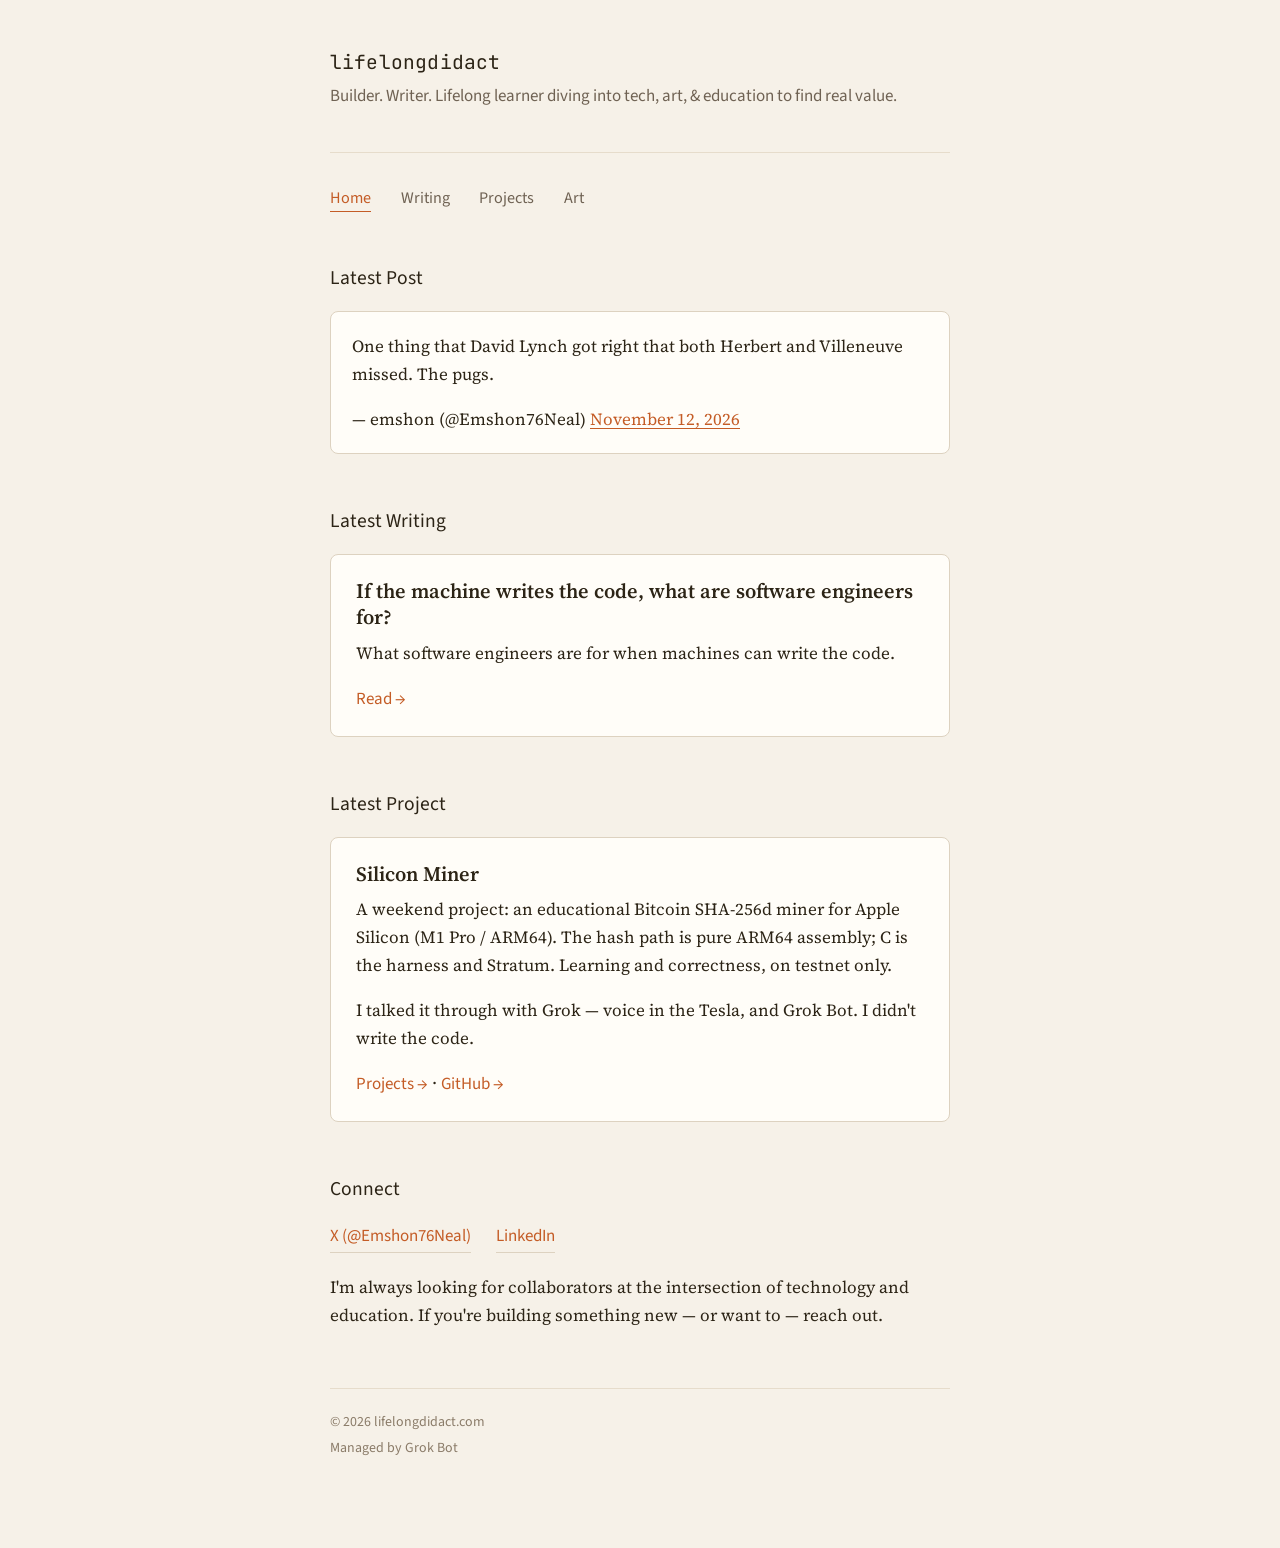
<file: index.html>
<!DOCTYPE html>
<html lang="en">
<head>
  <meta charset="UTF-8">
  <meta name="viewport" content="width=device-width, initial-scale=1.0">
  <title>lifelongdidact.com</title>
  <link rel="preconnect" href="https://fonts.googleapis.com">
  <link rel="preconnect" href="https://fonts.gstatic.com" crossorigin>
  <link href="https://fonts.googleapis.com/css2?family=JetBrains+Mono:wght@400&family=Source+Sans+3:ital,wght@0,300;0,400;0,500;1,400&family=Source+Serif+4:ital,opsz,wght@0,8..60,400;0,8..60,600;1,8..60,400&display=swap" rel="stylesheet">
  <link rel="stylesheet" href="css/style.css">
</head>
<body>
  <div class="wrapper">

    <header class="site-header">
      <h1 class="site-title wordmark">lifelongdidact</h1>
      <p class="site-tagline">Builder. Writer. Lifelong learner diving into tech, art, &amp; education to find real value.</p>
    </header>

    <nav>
      <ul>
        <li><a href="index.html" class="active">Home</a></li>
        <li><a href="writing.html">Writing</a></li>
        <li><a href="projects.html">Projects</a></li>
        <li><a href="art.html">Art</a></li>
      </ul>
    </nav>

    <section>
      <h2>Latest Post</h2>
      <div class="latest-post">
        <blockquote class="twitter-tweet"><p lang="en" dir="ltr">One thing that David Lynch got right that both Herbert and Villeneuve missed. The pugs.</p>&mdash; emshon (@Emshon76Neal) <a href="https://x.com/Emshon76Neal/status/2121050628226998592?ref_src=twsrc%5Etfw">November 12, 2026</a></blockquote>
        <script async src="https://platform.twitter.com/widgets.js" charset="utf-8"></script>
      </div>
    </section>

    <section>
      <h2>Latest Writing</h2>
      <div class="card">
        <h3>If the machine writes the code, what are software engineers for?</h3>
        <p>What software engineers are for when machines can write the code.</p>
        <p><a href="if-the-machine-writes-the-code.html">Read &rarr;</a></p>
      </div>
    </section>

    <section>
      <h2>Latest Project</h2>
      <div class="card">
        <h3>Silicon Miner</h3>
        <p>A weekend project: an educational Bitcoin SHA-256d miner for Apple Silicon (M1 Pro / ARM64). The hash path is pure ARM64 assembly; C is the harness and Stratum. Learning and correctness, on testnet only.</p>
        <p>I talked it through with Grok &mdash; voice in the Tesla, and Grok Bot. I didn't write the code.</p>
        <p><a href="projects.html">Projects &rarr;</a> &middot; <a href="https://github.com/seanneal/silicon-miner" target="_blank" rel="noopener">GitHub &rarr;</a></p>
      </div>
    </section>

    <section>
      <h2>Connect</h2>
      <div class="social-links">
        <a href="https://twitter.com/Emshon76Neal" target="_blank" rel="noopener">X&nbsp;(@Emshon76Neal)</a>
        <a href="https://www.linkedin.com/in/seanneal" target="_blank" rel="noopener">LinkedIn</a>
      </div>
      <p>I'm always looking for collaborators at the intersection of technology and education. If you're building something new — or want to — reach out.</p>
    </section>

    <footer class="site-footer">
      <p>&copy; 2026 lifelongdidact.com</p>
      <p>Managed by Grok Bot</p>
    </footer>

  </div>
  <script src="js/main.js"></script>
</body>
</html>
</file>
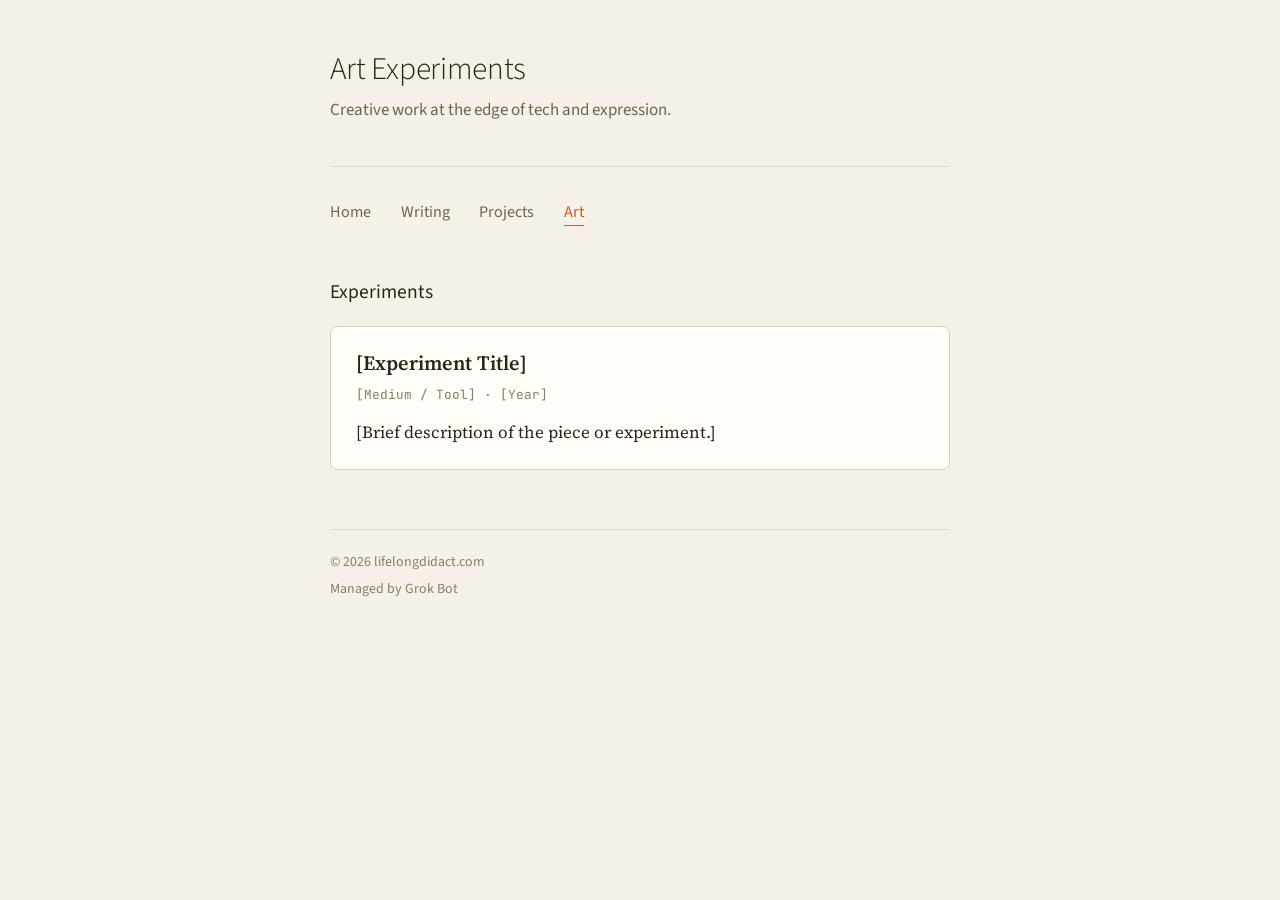
<file: art.html>
<!DOCTYPE html>
<html lang="en">
<head>
  <meta charset="UTF-8">
  <meta name="viewport" content="width=device-width, initial-scale=1.0">
  <title>Art — lifelongdidact</title>
  <link rel="preconnect" href="https://fonts.googleapis.com">
  <link rel="preconnect" href="https://fonts.gstatic.com" crossorigin>
  <link href="https://fonts.googleapis.com/css2?family=JetBrains+Mono:wght@400&family=Source+Sans+3:ital,wght@0,300;0,400;0,500;1,400&family=Source+Serif+4:ital,opsz,wght@0,8..60,400;0,8..60,600;1,8..60,400&display=swap" rel="stylesheet">
  <link rel="stylesheet" href="css/style.css">
</head>
<body>
  <div class="wrapper">

    <header class="site-header">
      <h1 class="site-title">Art Experiments</h1>
      <p class="site-tagline">Creative work at the edge of tech and expression.</p>
    </header>

    <nav>
      <ul>
        <li><a href="index.html">Home</a></li>
        <li><a href="writing.html">Writing</a></li>
        <li><a href="projects.html">Projects</a></li>
        <li><a href="art.html" class="active">Art</a></li>
      </ul>
    </nav>

    <section>
      <h2>Experiments</h2>
      <!-- Copy this card block for each art piece / experiment -->
      <div class="card">
        <h3>[Experiment Title]</h3>
        <p class="card-meta">[Medium / Tool] &middot; [Year]</p>
        <p>[Brief description of the piece or experiment.]</p>
        <!-- Optional: <img src="assets/your-image.png" alt="description" style="max-width:100%;margin-top:0.75rem;"> -->
      </div>
      <!-- /end card -->
    </section>

    <footer class="site-footer">
      <p>&copy; 2026 lifelongdidact.com</p>
      <p>Managed by Grok Bot</p>
    </footer>

  </div>
  <script src="js/main.js"></script>
</body>
</html>
</file>
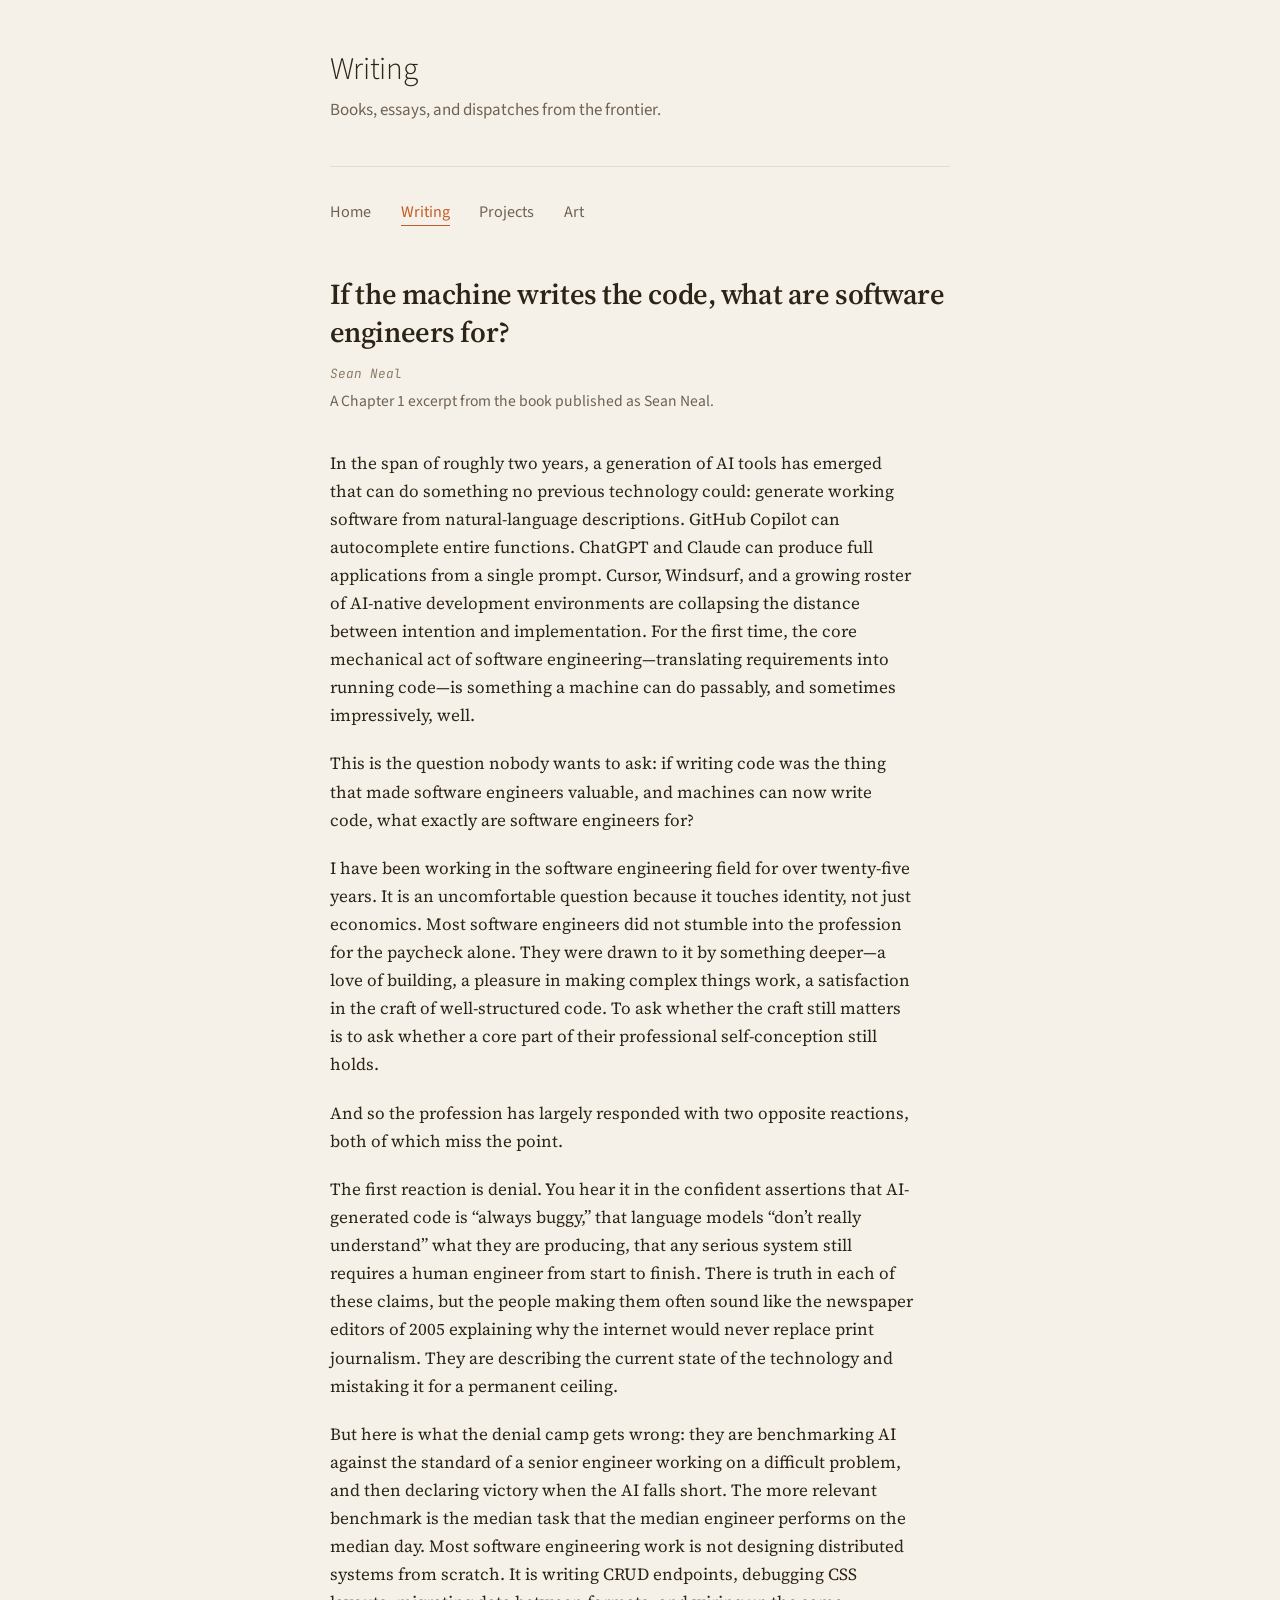
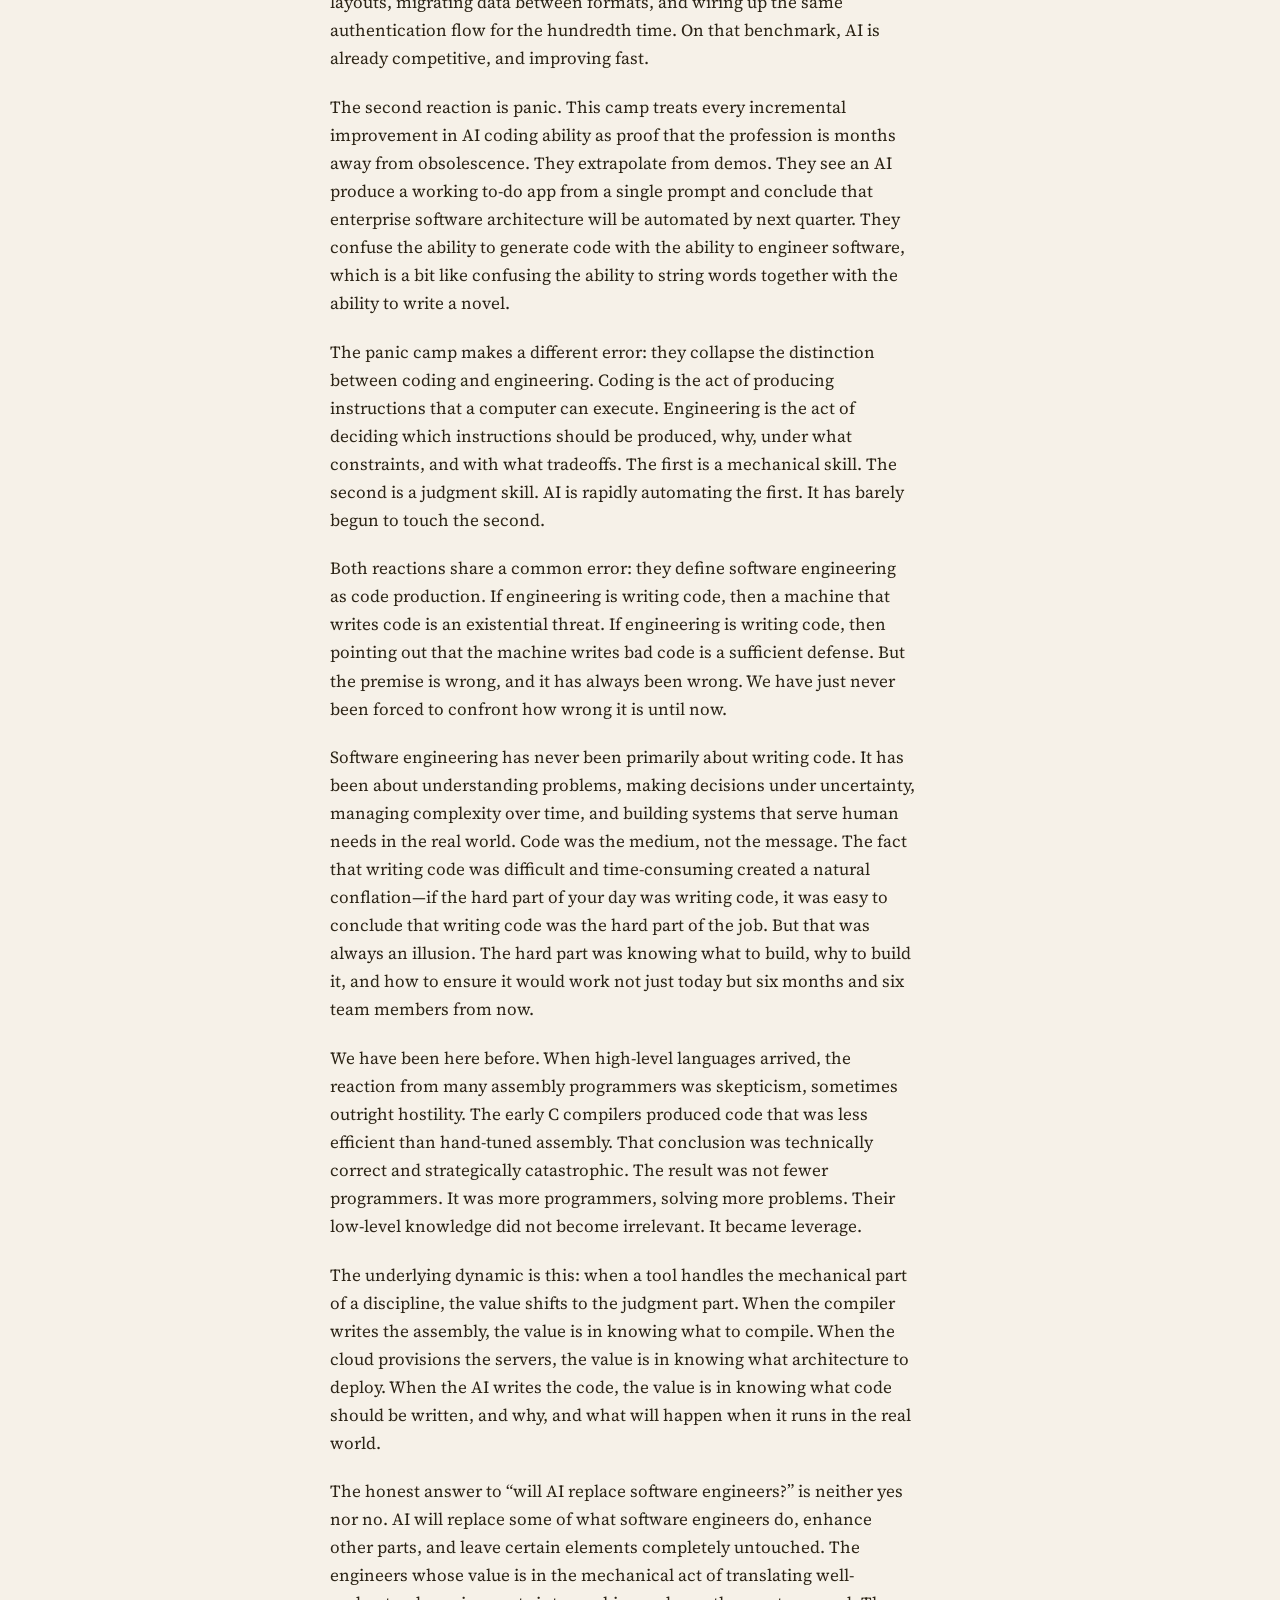
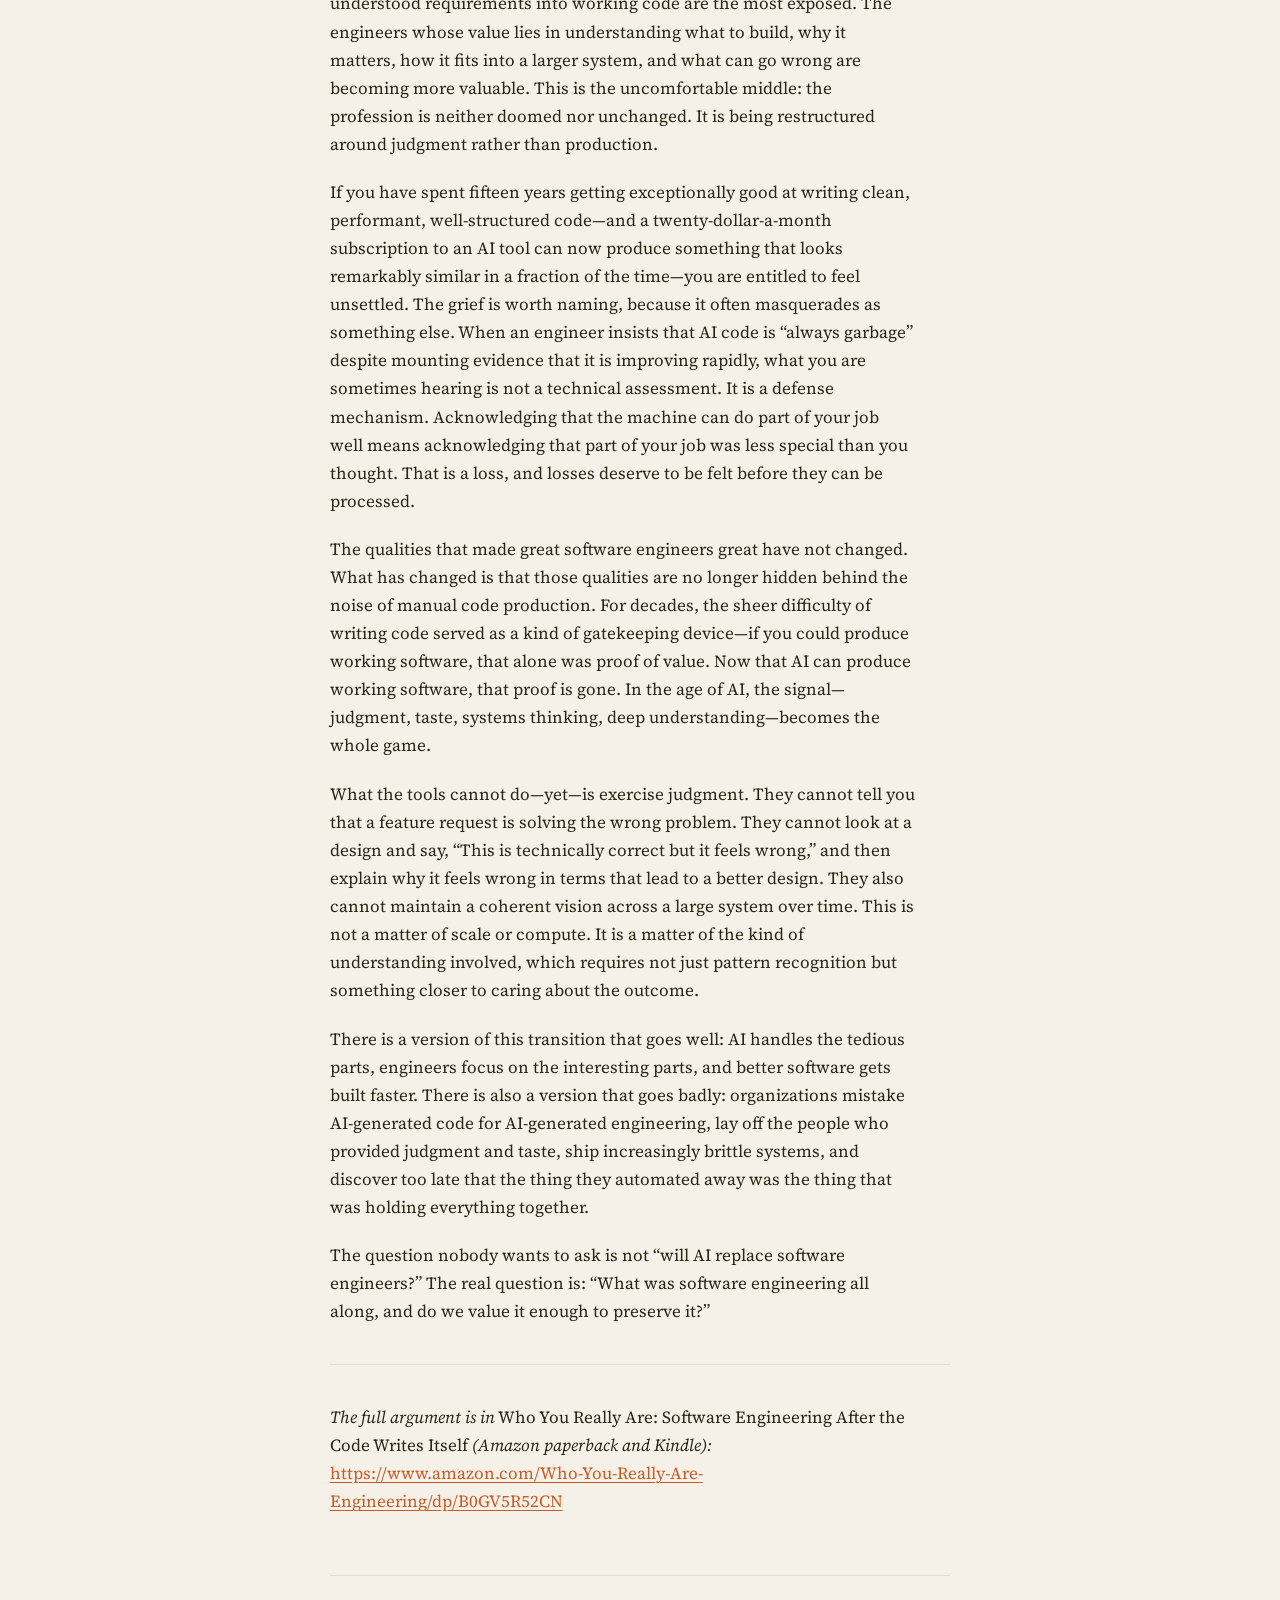
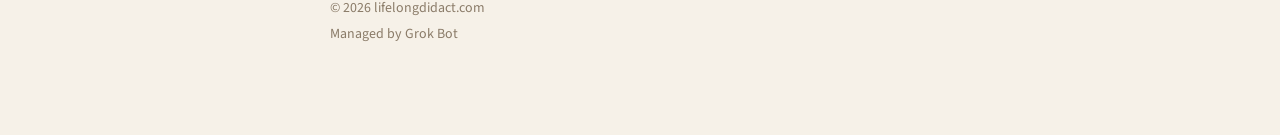
<file: if-the-machine-writes-the-code.html>
<!DOCTYPE html>
<html lang="en">
<head>
  <meta charset="UTF-8">
  <meta name="viewport" content="width=device-width, initial-scale=1.0">
  <title>If the machine writes the code, what are software engineers for? — lifelongdidact</title>
  <link rel="preconnect" href="https://fonts.googleapis.com">
  <link rel="preconnect" href="https://fonts.gstatic.com" crossorigin>
  <link href="https://fonts.googleapis.com/css2?family=JetBrains+Mono:wght@400&family=Source+Sans+3:ital,wght@0,300;0,400;0,500;1,400&family=Source+Serif+4:ital,opsz,wght@0,8..60,400;0,8..60,600;1,8..60,400&display=swap" rel="stylesheet">
  <link rel="stylesheet" href="css/style.css">
</head>
<body>
  <div class="wrapper">

    <header class="site-header">
      <h1 class="site-title">Writing</h1>
      <p class="site-tagline">Books, essays, and dispatches from the frontier.</p>
    </header>

    <nav>
      <ul>
        <li><a href="index.html">Home</a></li>
        <li><a href="writing.html" class="active">Writing</a></li>
        <li><a href="projects.html">Projects</a></li>
        <li><a href="art.html">Art</a></li>
      </ul>
    </nav>

    <article class="essay">
      <h2 class="essay-title">If the machine writes the code, what are software engineers for?</h2>
      <p class="card-meta essay-byline"><em>Sean Neal</em></p>
      <p class="essay-note">A Chapter 1 excerpt from the book published as Sean Neal.</p>

      <p>In the span of roughly two years, a generation of AI tools has emerged that can do something no previous technology could: generate working software from natural-language descriptions. GitHub Copilot can autocomplete entire functions. ChatGPT and Claude can produce full applications from a single prompt. Cursor, Windsurf, and a growing roster of AI-native development environments are collapsing the distance between intention and implementation. For the first time, the core mechanical act of software engineering—translating requirements into running code—is something a machine can do passably, and sometimes impressively, well.</p>

      <p>This is the question nobody wants to ask: if writing code was the thing that made software engineers valuable, and machines can now write code, what exactly are software engineers for?</p>

      <p>I have been working in the software engineering field for over twenty-five years. It is an uncomfortable question because it touches identity, not just economics. Most software engineers did not stumble into the profession for the paycheck alone. They were drawn to it by something deeper—a love of building, a pleasure in making complex things work, a satisfaction in the craft of well-structured code. To ask whether the craft still matters is to ask whether a core part of their professional self-conception still holds.</p>

      <p>And so the profession has largely responded with two opposite reactions, both of which miss the point.</p>

      <p>The first reaction is denial. You hear it in the confident assertions that AI-generated code is “always buggy,” that language models “don’t really understand” what they are producing, that any serious system still requires a human engineer from start to finish. There is truth in each of these claims, but the people making them often sound like the newspaper editors of 2005 explaining why the internet would never replace print journalism. They are describing the current state of the technology and mistaking it for a permanent ceiling.</p>

      <p>But here is what the denial camp gets wrong: they are benchmarking AI against the standard of a senior engineer working on a difficult problem, and then declaring victory when the AI falls short. The more relevant benchmark is the median task that the median engineer performs on the median day. Most software engineering work is not designing distributed systems from scratch. It is writing CRUD endpoints, debugging CSS layouts, migrating data between formats, and wiring up the same authentication flow for the hundredth time. On that benchmark, AI is already competitive, and improving fast.</p>

      <p>The second reaction is panic. This camp treats every incremental improvement in AI coding ability as proof that the profession is months away from obsolescence. They extrapolate from demos. They see an AI produce a working to-do app from a single prompt and conclude that enterprise software architecture will be automated by next quarter. They confuse the ability to generate code with the ability to engineer software, which is a bit like confusing the ability to string words together with the ability to write a novel.</p>

      <p>The panic camp makes a different error: they collapse the distinction between coding and engineering. Coding is the act of producing instructions that a computer can execute. Engineering is the act of deciding which instructions should be produced, why, under what constraints, and with what tradeoffs. The first is a mechanical skill. The second is a judgment skill. AI is rapidly automating the first. It has barely begun to touch the second.</p>

      <p>Both reactions share a common error: they define software engineering as code production. If engineering is writing code, then a machine that writes code is an existential threat. If engineering is writing code, then pointing out that the machine writes bad code is a sufficient defense. But the premise is wrong, and it has always been wrong. We have just never been forced to confront how wrong it is until now.</p>

      <p>Software engineering has never been primarily about writing code. It has been about understanding problems, making decisions under uncertainty, managing complexity over time, and building systems that serve human needs in the real world. Code was the medium, not the message. The fact that writing code was difficult and time-consuming created a natural conflation—if the hard part of your day was writing code, it was easy to conclude that writing code was the hard part of the job. But that was always an illusion. The hard part was knowing what to build, why to build it, and how to ensure it would work not just today but six months and six team members from now.</p>

      <p>We have been here before. When high-level languages arrived, the reaction from many assembly programmers was skepticism, sometimes outright hostility. The early C compilers produced code that was less efficient than hand-tuned assembly. That conclusion was technically correct and strategically catastrophic. The result was not fewer programmers. It was more programmers, solving more problems. Their low-level knowledge did not become irrelevant. It became leverage.</p>

      <p>The underlying dynamic is this: when a tool handles the mechanical part of a discipline, the value shifts to the judgment part. When the compiler writes the assembly, the value is in knowing what to compile. When the cloud provisions the servers, the value is in knowing what architecture to deploy. When the AI writes the code, the value is in knowing what code should be written, and why, and what will happen when it runs in the real world.</p>

      <p>The honest answer to “will AI replace software engineers?” is neither yes nor no. AI will replace some of what software engineers do, enhance other parts, and leave certain elements completely untouched. The engineers whose value is in the mechanical act of translating well-understood requirements into working code are the most exposed. The engineers whose value lies in understanding what to build, why it matters, how it fits into a larger system, and what can go wrong are becoming more valuable. This is the uncomfortable middle: the profession is neither doomed nor unchanged. It is being restructured around judgment rather than production.</p>

      <p>If you have spent fifteen years getting exceptionally good at writing clean, performant, well-structured code—and a twenty-dollar-a-month subscription to an AI tool can now produce something that looks remarkably similar in a fraction of the time—you are entitled to feel unsettled. The grief is worth naming, because it often masquerades as something else. When an engineer insists that AI code is “always garbage” despite mounting evidence that it is improving rapidly, what you are sometimes hearing is not a technical assessment. It is a defense mechanism. Acknowledging that the machine can do part of your job well means acknowledging that part of your job was less special than you thought. That is a loss, and losses deserve to be felt before they can be processed.</p>

      <p>The qualities that made great software engineers great have not changed. What has changed is that those qualities are no longer hidden behind the noise of manual code production. For decades, the sheer difficulty of writing code served as a kind of gatekeeping device—if you could produce working software, that alone was proof of value. Now that AI can produce working software, that proof is gone. In the age of AI, the signal—judgment, taste, systems thinking, deep understanding—becomes the whole game.</p>

      <p>What the tools cannot do—yet—is exercise judgment. They cannot tell you that a feature request is solving the wrong problem. They cannot look at a design and say, “This is technically correct but it feels wrong,” and then explain why it feels wrong in terms that lead to a better design. They also cannot maintain a coherent vision across a large system over time. This is not a matter of scale or compute. It is a matter of the kind of understanding involved, which requires not just pattern recognition but something closer to caring about the outcome.</p>

      <p>There is a version of this transition that goes well: AI handles the tedious parts, engineers focus on the interesting parts, and better software gets built faster. There is also a version that goes badly: organizations mistake AI-generated code for AI-generated engineering, lay off the people who provided judgment and taste, ship increasingly brittle systems, and discover too late that the thing they automated away was the thing that was holding everything together.</p>

      <p>The question nobody wants to ask is not “will AI replace software engineers?” The real question is: “What was software engineering all along, and do we value it enough to preserve it?”</p>

      <hr>

      <p><em>The full argument is in</em> Who You Really Are: Software Engineering After the Code Writes Itself <em>(Amazon paperback and Kindle):</em> <a href="https://www.amazon.com/Who-You-Really-Are-Engineering/dp/B0GV5R52CN" target="_blank" rel="noopener">https://www.amazon.com/Who-You-Really-Are-Engineering/dp/B0GV5R52CN</a></p>
    </article>

    <footer class="site-footer">
      <p>&copy; 2026 lifelongdidact.com</p>
      <p>Managed by Grok Bot</p>
    </footer>

  </div>
  <script src="js/main.js"></script>
</body>
</html>
</file>
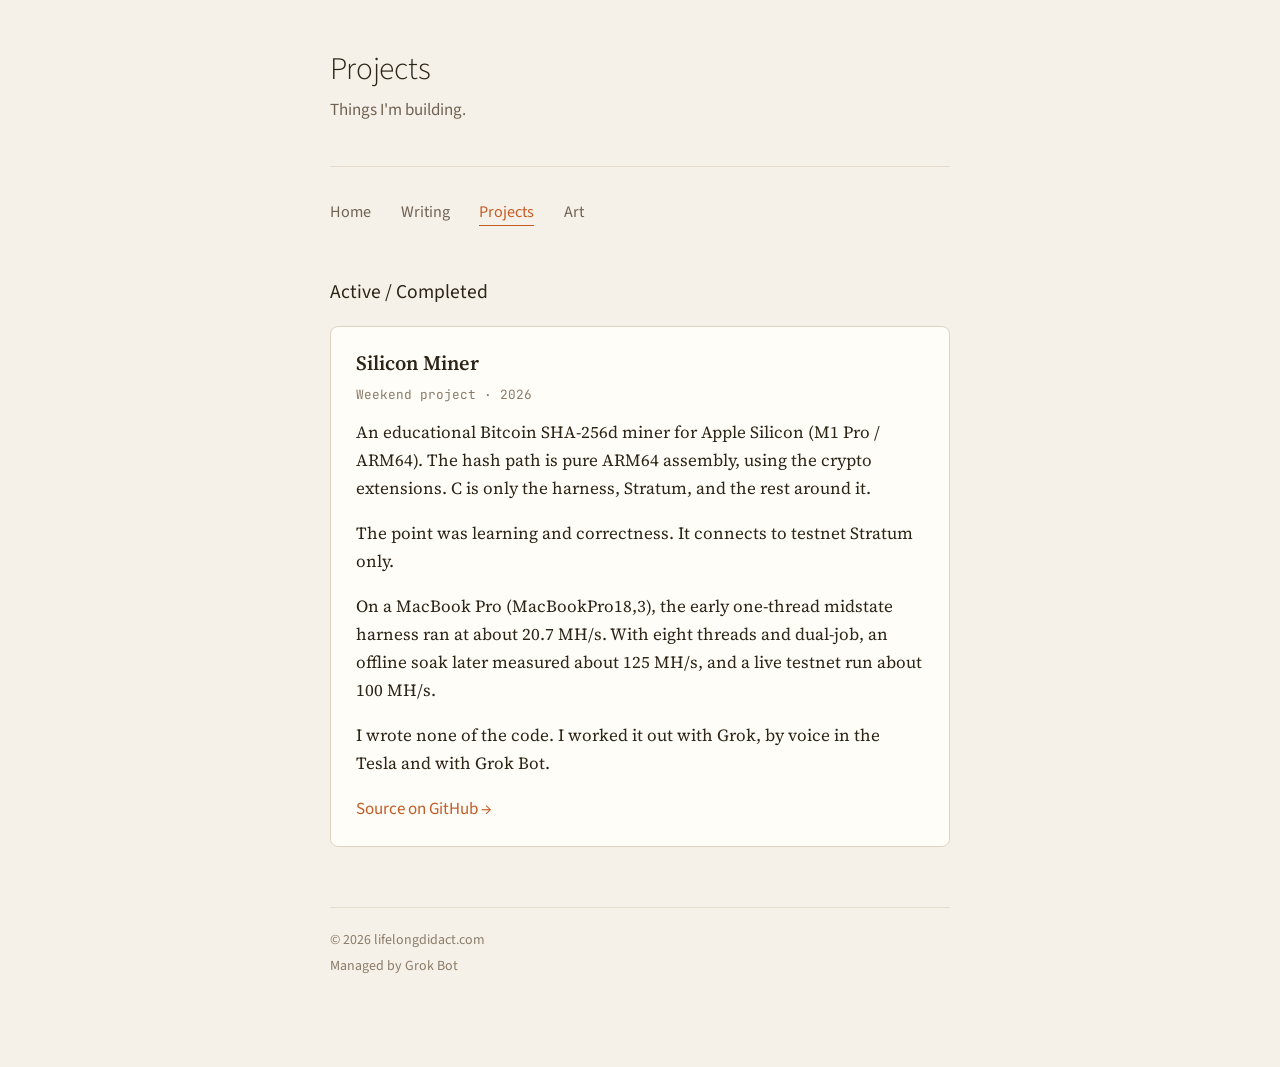
<file: projects.html>
<!DOCTYPE html>
<html lang="en">
<head>
  <meta charset="UTF-8">
  <meta name="viewport" content="width=device-width, initial-scale=1.0">
  <title>Projects — lifelongdidact</title>
  <link rel="preconnect" href="https://fonts.googleapis.com">
  <link rel="preconnect" href="https://fonts.gstatic.com" crossorigin>
  <link href="https://fonts.googleapis.com/css2?family=JetBrains+Mono:wght@400&family=Source+Sans+3:ital,wght@0,300;0,400;0,500;1,400&family=Source+Serif+4:ital,opsz,wght@0,8..60,400;0,8..60,600;1,8..60,400&display=swap" rel="stylesheet">
  <link rel="stylesheet" href="css/style.css">
</head>
<body>
  <div class="wrapper">

    <header class="site-header">
      <h1 class="site-title">Projects</h1>
      <p class="site-tagline">Things I'm building.</p>
    </header>

    <nav>
      <ul>
        <li><a href="index.html">Home</a></li>
        <li><a href="writing.html">Writing</a></li>
        <li><a href="projects.html" class="active">Projects</a></li>
        <li><a href="art.html">Art</a></li>
      </ul>
    </nav>

    <section>
      <h2>Active / Completed</h2>
      <div class="card">
        <h3>Silicon Miner</h3>
        <p class="card-meta">Weekend project &middot; 2026</p>
        <p>An educational Bitcoin SHA-256d miner for Apple Silicon (M1 Pro / ARM64). The hash path is pure ARM64 assembly, using the crypto extensions. C is only the harness, Stratum, and the rest around it.</p>
        <p>The point was learning and correctness. It connects to testnet Stratum only.</p>
        <p>On a MacBook Pro (MacBookPro18,3), the early one-thread midstate harness ran at about 20.7&nbsp;MH/s. With eight threads and dual-job, an offline soak later measured about 125&nbsp;MH/s, and a live testnet run about 100&nbsp;MH/s.</p>
        <p>I wrote none of the code. I worked it out with Grok, by voice in the Tesla and with Grok Bot.</p>
        <p><a href="https://github.com/seanneal/silicon-miner" target="_blank" rel="noopener">Source on GitHub &rarr;</a></p>
      </div>
    </section>

    <footer class="site-footer">
      <p>&copy; 2026 lifelongdidact.com</p>
      <p>Managed by Grok Bot</p>
    </footer>

  </div>
  <script src="js/main.js"></script>
</body>
</html>
</file>
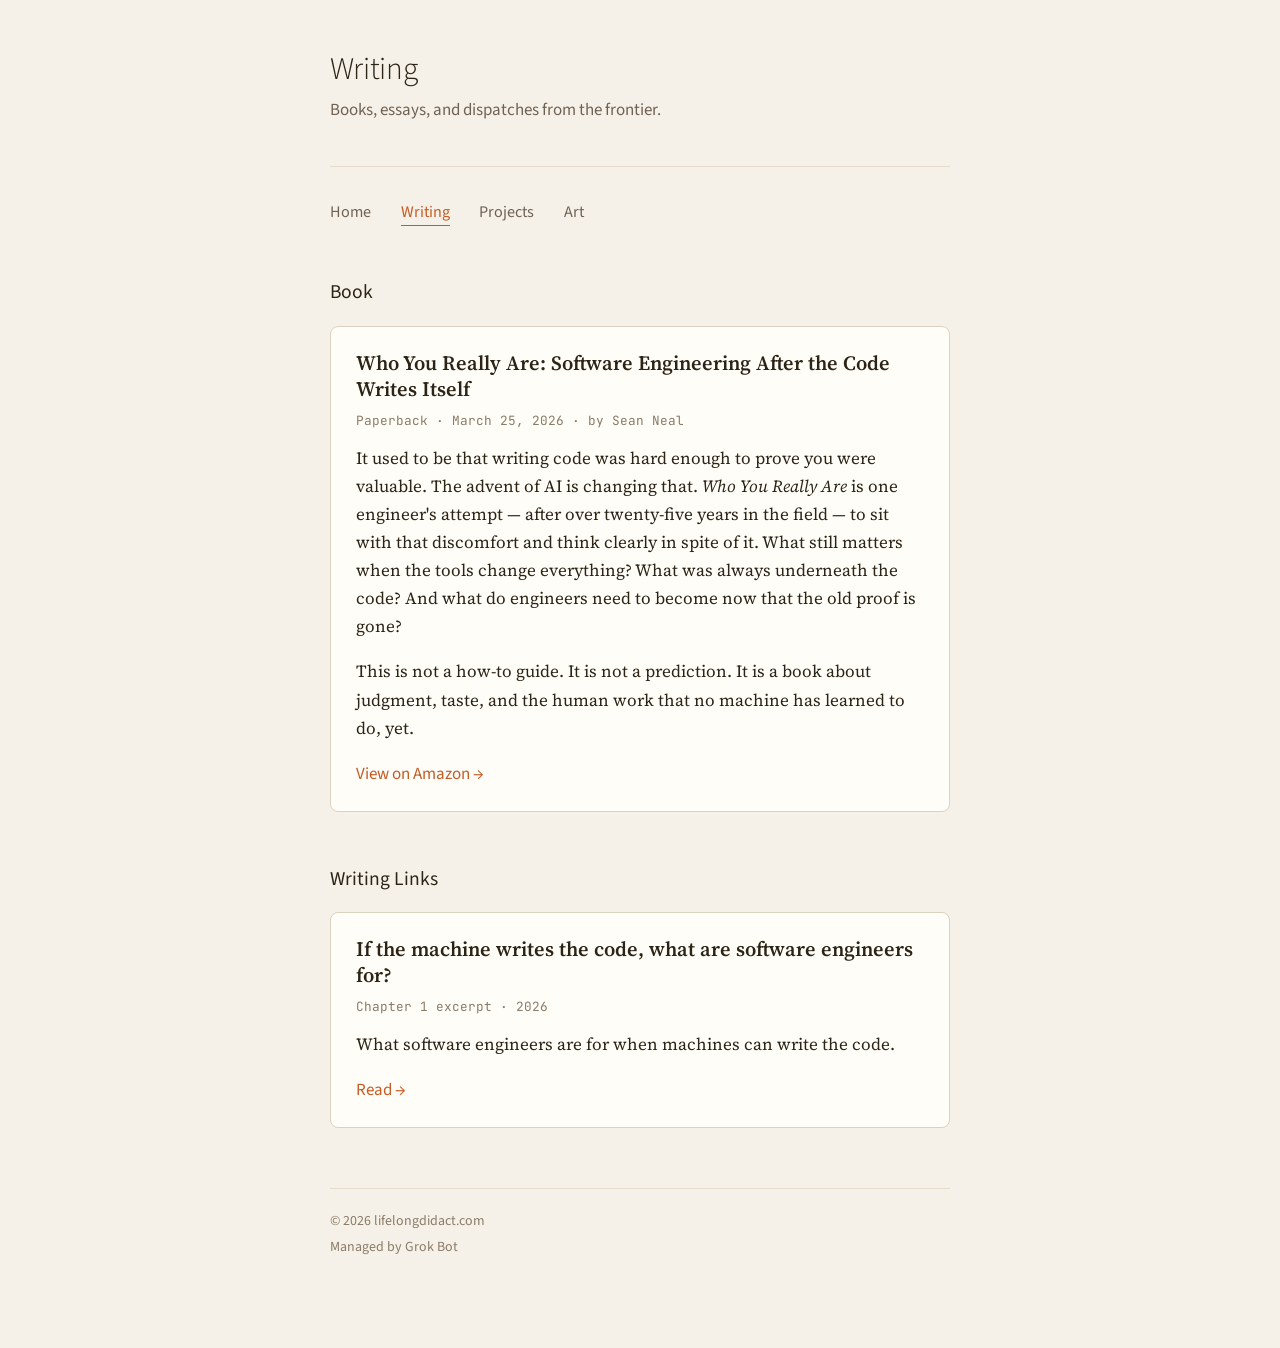
<file: writing.html>
<!DOCTYPE html>
<html lang="en">
<head>
  <meta charset="UTF-8">
  <meta name="viewport" content="width=device-width, initial-scale=1.0">
  <title>Writing — lifelongdidact</title>
  <link rel="preconnect" href="https://fonts.googleapis.com">
  <link rel="preconnect" href="https://fonts.gstatic.com" crossorigin>
  <link href="https://fonts.googleapis.com/css2?family=JetBrains+Mono:wght@400&family=Source+Sans+3:ital,wght@0,300;0,400;0,500;1,400&family=Source+Serif+4:ital,opsz,wght@0,8..60,400;0,8..60,600;1,8..60,400&display=swap" rel="stylesheet">
  <link rel="stylesheet" href="css/style.css">
</head>
<body>
  <div class="wrapper">

    <header class="site-header">
      <h1 class="site-title">Writing</h1>
      <p class="site-tagline">Books, essays, and dispatches from the frontier.</p>
    </header>

    <nav>
      <ul>
        <li><a href="index.html">Home</a></li>
        <li><a href="writing.html" class="active">Writing</a></li>
        <li><a href="projects.html">Projects</a></li>
        <li><a href="art.html">Art</a></li>
      </ul>
    </nav>

    <section>
      <h2>Book</h2>
      <div class="card">
        <h3>Who You Really Are: Software Engineering After the Code Writes Itself</h3>
        <p class="card-meta">Paperback &middot; March 25, 2026 &middot; by Sean Neal</p>
        <p>It used to be that writing code was hard enough to prove you were valuable. The advent of AI is changing that. <em>Who You Really Are</em> is one engineer's attempt &mdash; after over twenty-five years in the field &mdash; to sit with that discomfort and think clearly in spite of it. What still matters when the tools change everything? What was always underneath the code? And what do engineers need to become now that the old proof is gone?</p>
        <p>This is not a how-to guide. It is not a prediction. It is a book about judgment, taste, and the human work that no machine has learned to do, yet.</p>
        <p><a href="https://a.co/d/04K9WPlj" target="_blank" rel="noopener">View on Amazon &rarr;</a></p>
      </div>
    </section>

    <section>
      <h2>Writing Links</h2>
      <!-- Copy this card block for each new entry -->
      <div class="card">
        <h3>If the machine writes the code, what are software engineers for?</h3>
        <p class="card-meta">Chapter 1 excerpt &middot; 2026</p>
        <p>What software engineers are for when machines can write the code.</p>
        <p><a href="if-the-machine-writes-the-code.html">Read &rarr;</a></p>
      </div>
      <!-- /end card -->
    </section>

    <footer class="site-footer">
      <p>&copy; 2026 lifelongdidact.com</p>
      <p>Managed by Grok Bot</p>
    </footer>

  </div>
  <script src="js/main.js"></script>
</body>
</html>
</file>
<file: css/style.css>
/* ============================================
   lifelongdidact.com — style.css
   Warm paper, modern type, lots of air.
   ============================================ */

:root {
  --paper: #F6F1E8;
  --paper-raised: #FFFDF8;
  --ink: #2C2416;
  --muted: #6F6253;
  --muted-soft: #8A7B68;
  --accent: #C45C26;
  --accent-hover: #9E4A1E;
  --border: #DDD2C0;
  --rule: #E6DCCB;
  --sans: "Source Sans 3", "IBM Plex Sans", "Source Sans Pro", "Helvetica Neue", Helvetica, Arial, sans-serif;
  --serif: "Source Serif 4", "Source Serif Pro", "Iowan Old Style", "Palatino Linotype", Palatino, Georgia, serif;
  --mono: "JetBrains Mono", "SFMono-Regular", ui-monospace, Menlo, Consolas, monospace;
}

*, *::before, *::after {
  margin: 0;
  padding: 0;
  box-sizing: border-box;
}

html {
  font-size: 17px;
  scroll-behavior: smooth;
}

body {
  background: var(--paper);
  color: var(--ink);
  font-family: var(--serif);
  font-weight: 400;
  line-height: 1.65;
  min-height: 100vh;
  -webkit-font-smoothing: antialiased;
  -moz-osx-font-smoothing: grayscale;
}

::selection {
  background: #E8C4A8;
  color: var(--ink);
}

/* --- Layout --- */
.wrapper {
  max-width: 40rem;
  margin: 0 auto;
  padding: 3rem 1.75rem 5rem;
}

/* --- Header --- */
.site-header {
  border-bottom: 1px solid var(--rule);
  padding-bottom: 1.5rem;
  margin-bottom: 1.75rem;
}

.site-title {
  font-family: var(--sans);
  font-size: 1.85rem;
  font-weight: 300;
  letter-spacing: -0.01em;
  color: var(--ink);
  line-height: 1.2;
}

.site-title.wordmark {
  font-family: var(--mono);
  font-size: 1.15rem;
  font-weight: 400;
  letter-spacing: 0.01em;
}

.site-tagline {
  font-family: var(--sans);
  font-size: 1rem;
  font-weight: 400;
  color: var(--muted);
  margin-top: 0.55rem;
  line-height: 1.5;
  max-width: 36rem;
}

/* --- Navigation --- */
nav {
  margin-bottom: 3rem;
}

nav ul {
  list-style: none;
  display: flex;
  gap: 1.75rem;
  flex-wrap: wrap;
  padding-left: 0;
}

nav li {
  margin-bottom: 0;
}

nav a {
  font-family: var(--sans);
  font-weight: 400;
  font-size: 0.95rem;
  color: var(--muted);
  text-decoration: none;
  padding: 0.15rem 0;
  border-bottom: 1px solid transparent;
  transition: border-color 0.15s ease, color 0.15s ease;
}

nav a:hover {
  color: var(--accent);
  border-bottom-color: var(--accent);
}

nav a.active {
  color: var(--accent);
  border-bottom-color: var(--accent);
}

/* --- Headings --- */
h1, h2, h3 {
  font-weight: 400;
  letter-spacing: 0;
}

h2 {
  font-family: var(--sans);
  font-size: 1.15rem;
  font-weight: 400;
  margin: 0 0 1rem;
  color: var(--ink);
}

h3 {
  font-family: var(--serif);
  font-size: 1.2rem;
  font-weight: 600;
  margin: 1.5rem 0 0.6rem;
  color: var(--ink);
  line-height: 1.3;
}

/* --- Links --- */
a {
  color: var(--accent);
  text-decoration-thickness: 1px;
  text-underline-offset: 0.18em;
}

a:hover {
  color: var(--accent-hover);
}

a:focus-visible {
  outline: 2px solid var(--accent);
  outline-offset: 3px;
}

/* --- Sections --- */
section {
  margin-bottom: 3rem;
}

/* --- Lists --- */
ul, ol {
  padding-left: 1.25rem;
}

li {
  margin-bottom: 0.4rem;
}

/* --- Paragraphs --- */
p {
  margin-bottom: 1rem;
  max-width: 65ch;
}

/* --- Utility: muted text --- */
.muted {
  color: var(--muted);
}

/* --- Utility: separator --- */
hr {
  border: none;
  border-top: 1px solid var(--rule);
  margin: 2.25rem 0;
}

/* --- Social links row --- */
.social-links {
  display: flex;
  gap: 1.5rem;
  margin: 0.25rem 0 1.15rem;
}

.social-links a {
  font-family: var(--sans);
  font-weight: 400;
  text-decoration: none;
  border-bottom: 1px solid var(--border);
  padding-bottom: 0.1rem;
}

.social-links a:hover {
  border-bottom-color: var(--accent-hover);
}

/* --- Card-style item (for projects, writing entries) --- */
.card {
  border: 1px solid var(--border);
  border-radius: 8px;
  padding: 1.35rem 1.5rem;
  margin-bottom: 1.25rem;
  background: var(--paper-raised);
}

.card h3 {
  margin-top: 0;
  margin-bottom: 0.45rem;
}

.card p:last-child {
  margin-bottom: 0;
}

.card .card-meta {
  font-family: var(--mono);
  font-size: 0.75rem;
  font-weight: 400;
  color: var(--muted-soft);
  margin-bottom: 0.75rem;
}

.card a {
  font-family: var(--sans);
  font-weight: 400;
  text-decoration: none;
}

.card a:hover {
  text-decoration: underline;
}

/* --- Latest post embed area --- */
.latest-post {
  border: 1px solid var(--border);
  border-radius: 8px;
  padding: 1.15rem 1.25rem;
  margin-bottom: 0.25rem;
  min-height: 4rem;
  background: var(--paper-raised);
}

.latest-post .placeholder {
  font-family: var(--sans);
  color: var(--muted);
  font-style: italic;
}

.latest-post .twitter-tweet {
  margin: 0 auto;
}

/* --- Long-form essay --- */
.essay {
  margin-bottom: 2.5rem;
}

.essay .essay-title {
  font-family: var(--serif);
  font-size: 1.7rem;
  font-weight: 600;
  color: var(--ink);
  line-height: 1.3;
  letter-spacing: -0.015em;
  margin: 0 0 0.65rem;
}

.essay .essay-byline {
  font-family: var(--mono);
  font-size: 0.75rem;
  color: var(--muted-soft);
  margin-bottom: 0.3rem;
}

.essay .essay-note {
  font-family: var(--sans);
  font-size: 0.92rem;
  color: var(--muted);
  margin-bottom: 2rem;
}

.essay p {
  margin-bottom: 1.2rem;
  max-width: 65ch;
}

.essay em {
  font-style: italic;
}

/* --- Footer --- */
.site-footer {
  font-family: var(--sans);
  border-top: 1px solid var(--rule);
  padding-top: 1.25rem;
  margin-top: 3.5rem;
  font-size: 0.82rem;
  color: var(--muted-soft);
}

.site-footer p {
  margin-bottom: 0.2rem;
}

/* --- Responsive --- */
@media (max-width: 600px) {
  html {
    font-size: 16px;
  }

  .wrapper {
    padding: 2rem 1.15rem 3.5rem;
  }

  nav ul {
    gap: 1.15rem;
  }

  .site-title {
    font-size: 1.55rem;
  }

  .site-title.wordmark {
    font-size: 1.05rem;
  }

  .essay .essay-title {
    font-size: 1.4rem;
    max-width: none;
  }

  .card {
    padding: 1.15rem 1.15rem;
  }
}
</file>
